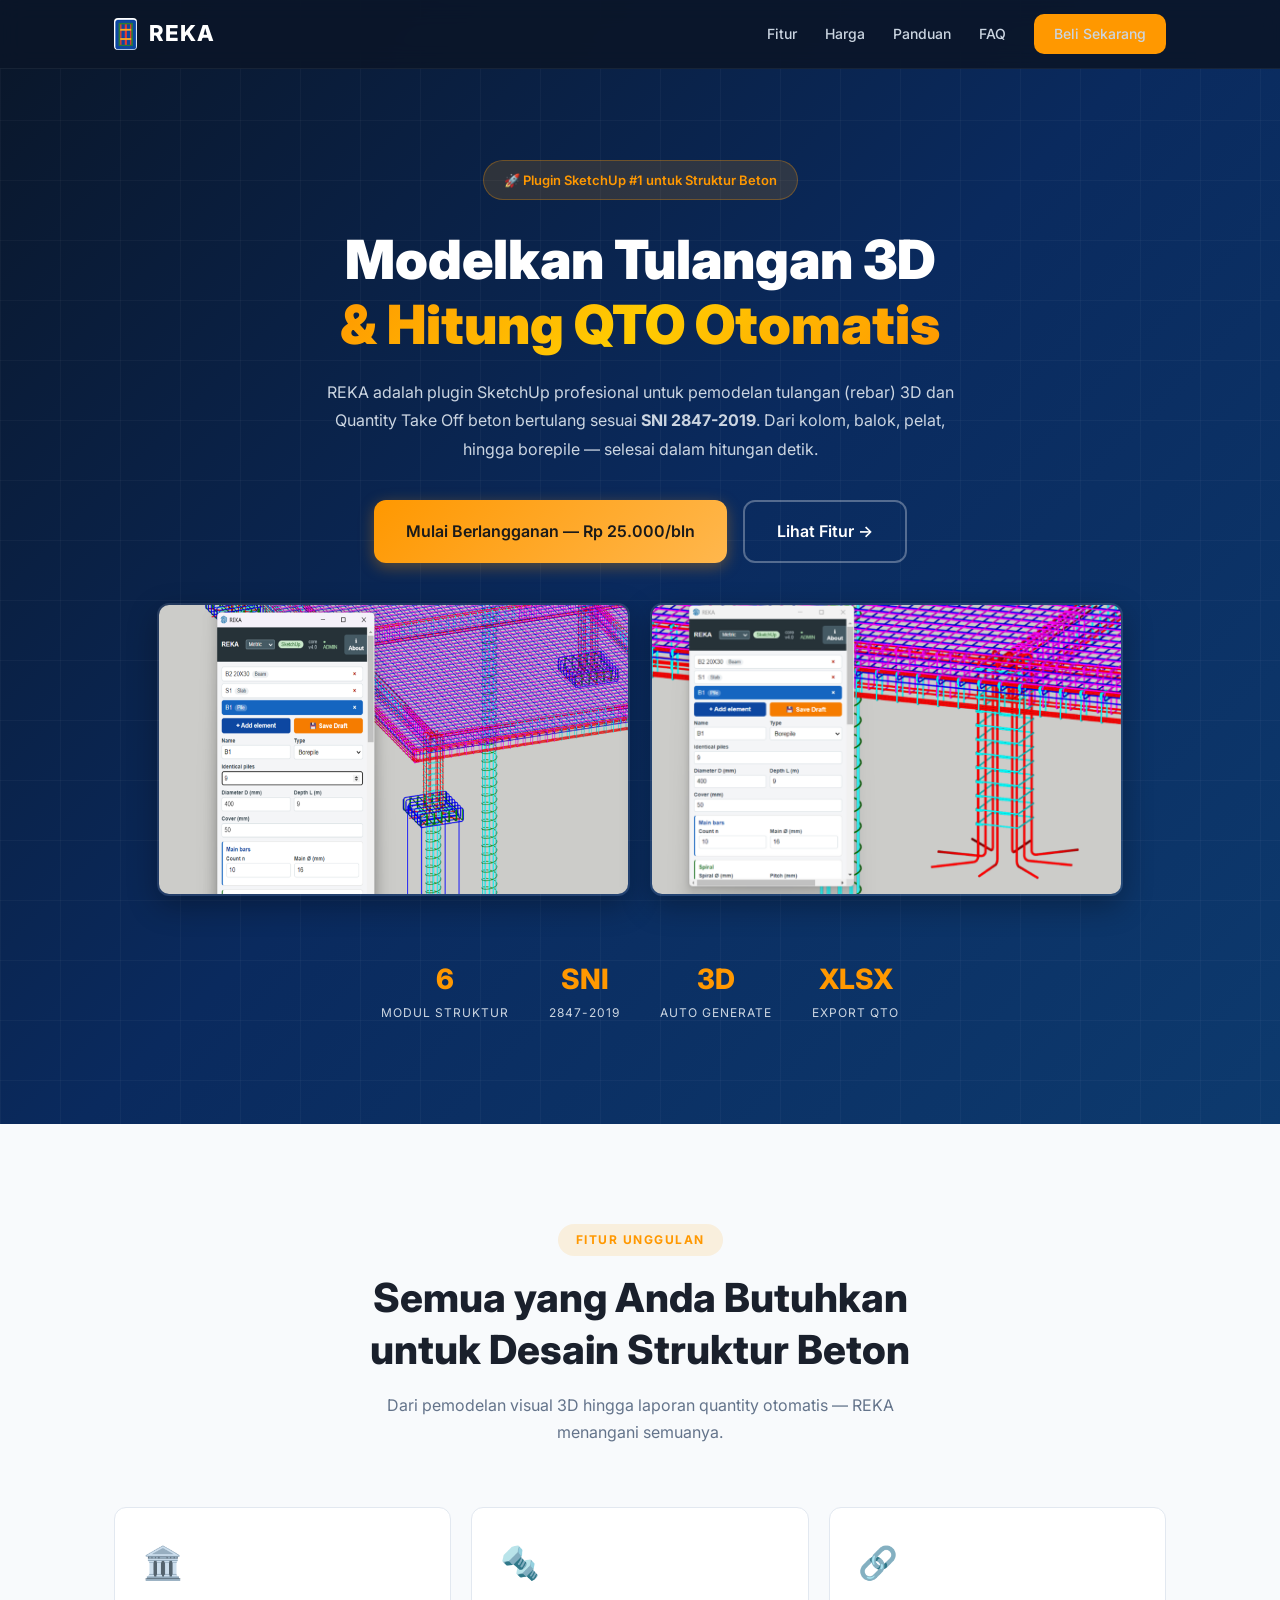
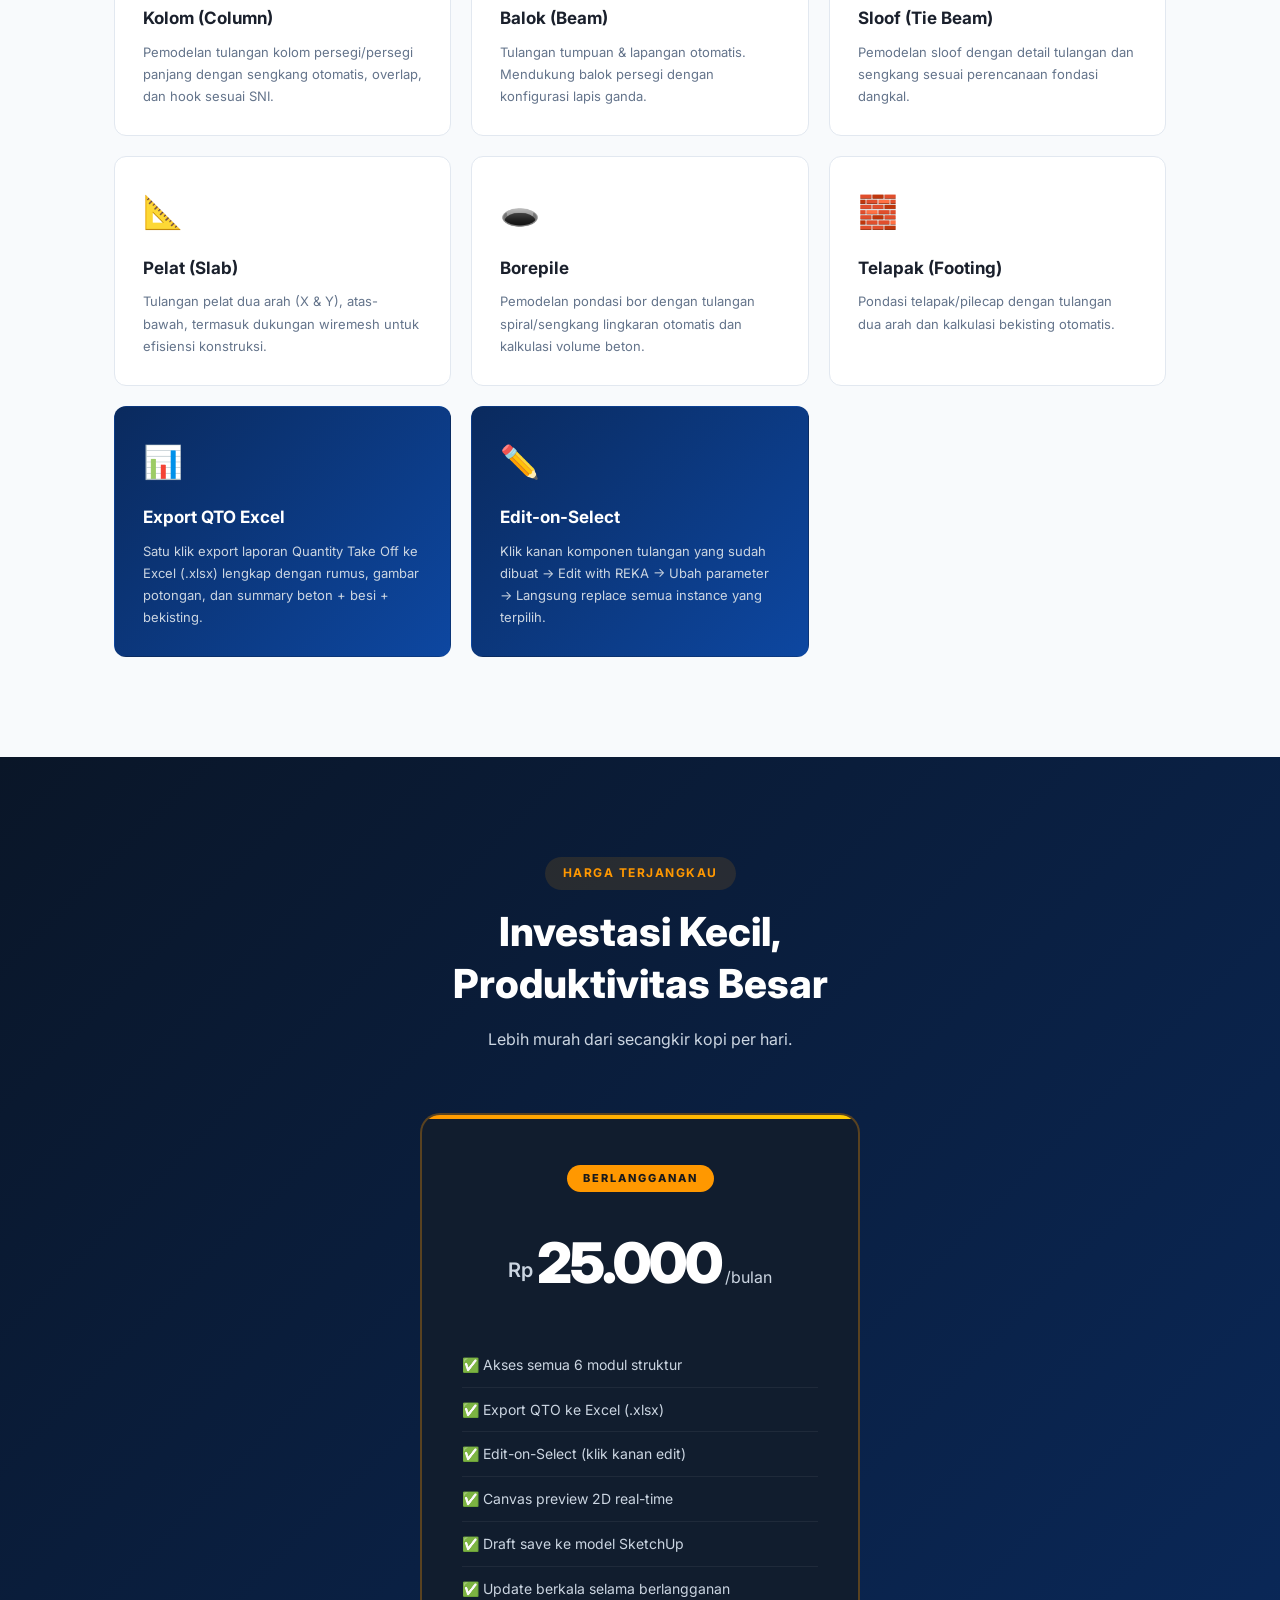
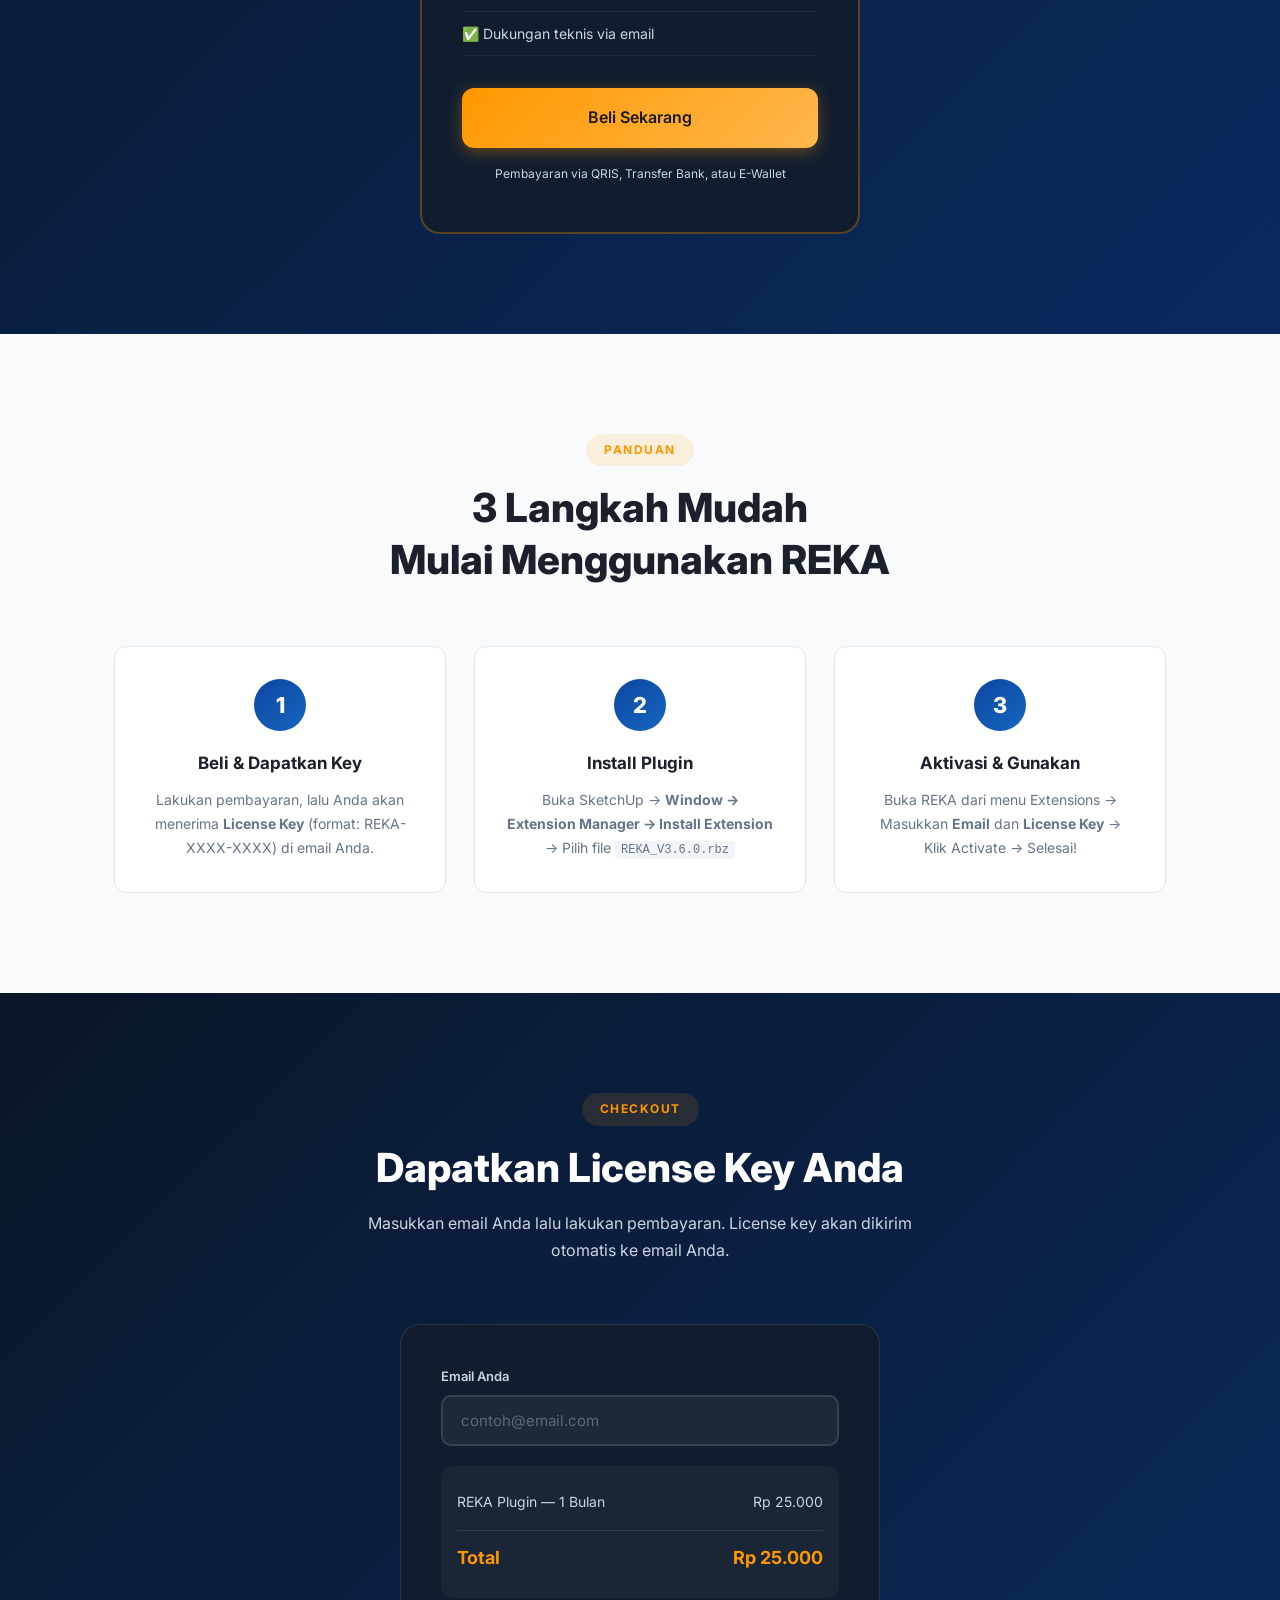
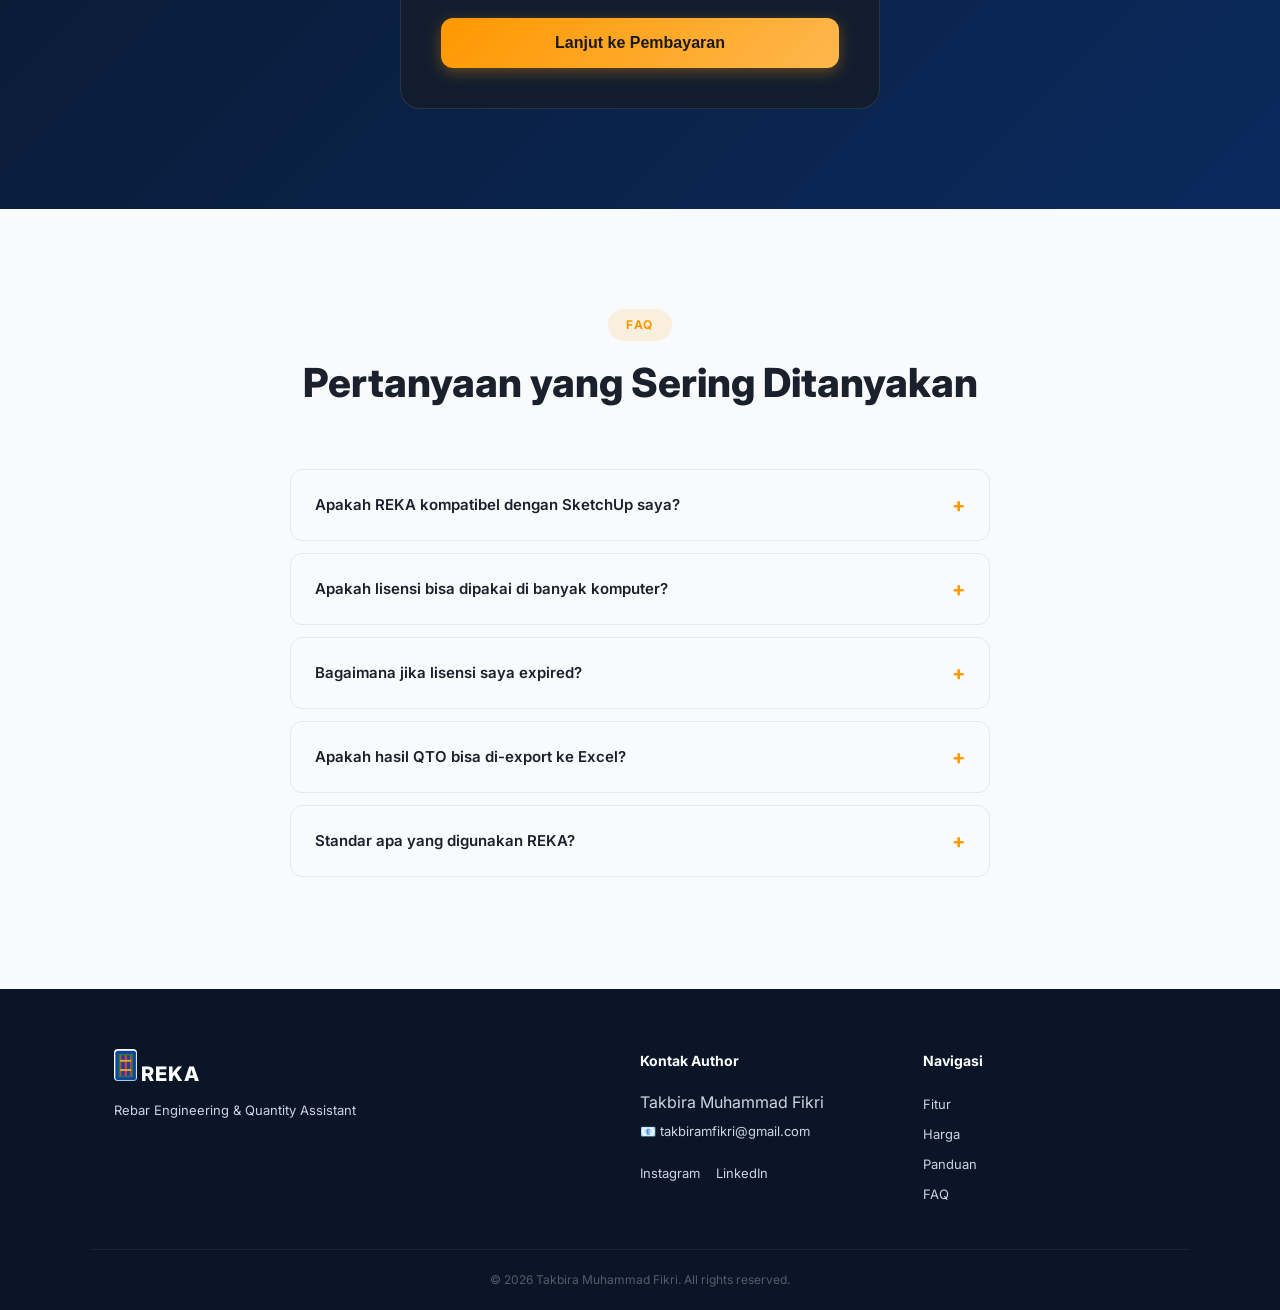
<file: index.html>
<!DOCTYPE html>
<html lang="id">
<head>
  <meta charset="UTF-8">
  <meta name="viewport" content="width=device-width, initial-scale=1.0">
  <title>REKA — Rebar Engineering & Quantity Assistant | Plugin SketchUp</title>
  <meta name="description" content="Plugin SketchUp profesional untuk pemodelan tulangan 3D dan Quantity Take Off (QTO) beton bertulang sesuai SNI 2847-2019. Harga terjangkau Rp 25.000/bulan.">
  <link rel="preconnect" href="https://fonts.googleapis.com">
  <link href="https://fonts.googleapis.com/css2?family=Inter:wght@400;500;600;700;800;900&display=swap" rel="stylesheet">
  <link rel="stylesheet" href="style.css">
</head>
<body>

  <!-- ========== NAVBAR ========== -->
  <nav class="navbar">
    <div class="container nav-content">
      <div class="nav-brand">
        <img src="logo.png" alt="REKA Logo" class="brand-logo">
        <span class="brand-text">REKA</span>
      </div>
      <div class="nav-links">
        <a href="#fitur">Fitur</a>
        <a href="#harga">Harga</a>
        <a href="#cara-pakai">Panduan</a>
        <a href="#faq">FAQ</a>
        <a href="#beli" class="btn btn-nav">Beli Sekarang</a>
      </div>
      <button class="nav-toggle" onclick="document.querySelector('.nav-links').classList.toggle('open')">☰</button>
    </div>
  </nav>

  <!-- ========== HERO ========== -->
  <section class="hero">
    <div class="hero-bg-grid"></div>
    <div class="container hero-content">
      <div class="hero-badge">🚀 Plugin SketchUp #1 untuk Struktur Beton</div>
      <h1>Modelkan Tulangan 3D<br><span class="gradient-text">& Hitung QTO Otomatis</span></h1>
      <p class="hero-desc">REKA adalah plugin SketchUp profesional untuk pemodelan tulangan (rebar) 3D dan Quantity Take Off beton bertulang sesuai <strong>SNI 2847-2019</strong>. Dari kolom, balok, pelat, hingga borepile — selesai dalam hitungan detik.</p>
      <div class="hero-actions">
        <a href="#beli" class="btn btn-primary btn-lg">Mulai Berlangganan — Rp 25.000/bln</a>
        <a href="#fitur" class="btn btn-outline btn-lg">Lihat Fitur →</a>
      </div>
      
      <div class="hero-showcase">
        <img src="preview1.png" alt="Preview REKA 1" class="showcase-img">
        <img src="preview2.png" alt="Preview REKA 2" class="showcase-img">
      </div>

      <div class="hero-stats">
        <div class="stat"><span class="stat-num">6</span><span class="stat-label">Modul Struktur</span></div>
        <div class="stat"><span class="stat-num">SNI</span><span class="stat-label">2847-2019</span></div>
        <div class="stat"><span class="stat-num">3D</span><span class="stat-label">Auto Generate</span></div>
        <div class="stat"><span class="stat-num">XLSX</span><span class="stat-label">Export QTO</span></div>
      </div>
    </div>
  </section>

  <!-- ========== FITUR ========== -->
  <section id="fitur" class="section">
    <div class="container">
      <div class="section-header">
        <span class="section-badge">Fitur Unggulan</span>
        <h2>Semua yang Anda Butuhkan<br>untuk Desain Struktur Beton</h2>
        <p>Dari pemodelan visual 3D hingga laporan quantity otomatis — REKA menangani semuanya.</p>
      </div>
      <div class="features-grid">
        <div class="feature-card">
          <div class="feature-icon">🏛️</div>
          <h3>Kolom (Column)</h3>
          <p>Pemodelan tulangan kolom persegi/persegi panjang dengan sengkang otomatis, overlap, dan hook sesuai SNI.</p>
        </div>
        <div class="feature-card">
          <div class="feature-icon">🔩</div>
          <h3>Balok (Beam)</h3>
          <p>Tulangan tumpuan & lapangan otomatis. Mendukung balok persegi dengan konfigurasi lapis ganda.</p>
        </div>
        <div class="feature-card">
          <div class="feature-icon">🔗</div>
          <h3>Sloof (Tie Beam)</h3>
          <p>Pemodelan sloof dengan detail tulangan dan sengkang sesuai perencanaan fondasi dangkal.</p>
        </div>
        <div class="feature-card">
          <div class="feature-icon">📐</div>
          <h3>Pelat (Slab)</h3>
          <p>Tulangan pelat dua arah (X & Y), atas-bawah, termasuk dukungan wiremesh untuk efisiensi konstruksi.</p>
        </div>
        <div class="feature-card">
          <div class="feature-icon">🕳️</div>
          <h3>Borepile</h3>
          <p>Pemodelan pondasi bor dengan tulangan spiral/sengkang lingkaran otomatis dan kalkulasi volume beton.</p>
        </div>
        <div class="feature-card">
          <div class="feature-icon">🧱</div>
          <h3>Telapak (Footing)</h3>
          <p>Pondasi telapak/pilecap dengan tulangan dua arah dan kalkulasi bekisting otomatis.</p>
        </div>
        <div class="feature-card highlight">
          <div class="feature-icon">📊</div>
          <h3>Export QTO Excel</h3>
          <p>Satu klik export laporan Quantity Take Off ke Excel (.xlsx) lengkap dengan rumus, gambar potongan, dan summary beton + besi + bekisting.</p>
        </div>
        <div class="feature-card highlight">
          <div class="feature-icon">✏️</div>
          <h3>Edit-on-Select</h3>
          <p>Klik kanan komponen tulangan yang sudah dibuat → Edit with REKA → Ubah parameter → Langsung replace semua instance yang terpilih.</p>
        </div>
      </div>
    </div>
  </section>

  <!-- ========== HARGA ========== -->
  <section id="harga" class="section section-dark">
    <div class="container">
      <div class="section-header">
        <span class="section-badge">Harga Terjangkau</span>
        <h2>Investasi Kecil,<br>Produktivitas Besar</h2>
        <p>Lebih murah dari secangkir kopi per hari.</p>
      </div>
      <div class="pricing-card">
        <div class="pricing-badge">BERLANGGANAN</div>
        <div class="pricing-amount">
          <span class="currency">Rp</span>
          <span class="price">25.000</span>
          <span class="period">/bulan</span>
        </div>
        <ul class="pricing-features">
          <li>✅ Akses semua 6 modul struktur</li>
          <li>✅ Export QTO ke Excel (.xlsx)</li>
          <li>✅ Edit-on-Select (klik kanan edit)</li>
          <li>✅ Canvas preview 2D real-time</li>
          <li>✅ Draft save ke model SketchUp</li>
          <li>✅ Update berkala selama berlangganan</li>
          <li>✅ Dukungan teknis via email</li>
        </ul>
        <a href="#beli" class="btn btn-primary btn-lg" style="width:100%;">Beli Sekarang</a>
        <p class="pricing-note">Pembayaran via QRIS, Transfer Bank, atau E-Wallet</p>
      </div>
    </div>
  </section>

  <!-- ========== CARA PAKAI ========== -->
  <section id="cara-pakai" class="section">
    <div class="container">
      <div class="section-header">
        <span class="section-badge">Panduan</span>
        <h2>3 Langkah Mudah<br>Mulai Menggunakan REKA</h2>
      </div>
      <div class="steps-grid">
        <div class="step-card">
          <div class="step-number">1</div>
          <h3>Beli & Dapatkan Key</h3>
          <p>Lakukan pembayaran, lalu Anda akan menerima <strong>License Key</strong> (format: REKA-XXXX-XXXX) di email Anda.</p>
        </div>
        <div class="step-card">
          <div class="step-number">2</div>
          <h3>Install Plugin</h3>
          <p>Buka SketchUp → <strong>Window → Extension Manager → Install Extension</strong> → Pilih file <code>REKA_V3.6.0.rbz</code></p>
        </div>
        <div class="step-card">
          <div class="step-number">3</div>
          <h3>Aktivasi & Gunakan</h3>
          <p>Buka REKA dari menu Extensions → Masukkan <strong>Email</strong> dan <strong>License Key</strong> → Klik Activate → Selesai!</p>
        </div>
      </div>
    </div>
  </section>

  <!-- ========== BELI / CHECKOUT ========== -->
  <section id="beli" class="section section-dark">
    <div class="container">
      <div class="section-header">
        <span class="section-badge">Checkout</span>
        <h2>Dapatkan License Key Anda</h2>
        <p>Masukkan email Anda lalu lakukan pembayaran. License key akan dikirim otomatis ke email Anda.</p>
      </div>
      <div class="checkout-card">
        <form id="checkoutForm" onsubmit="handleCheckout(event)">
          <div class="form-group">
            <label for="buyerEmail">Email Anda</label>
            <input type="email" id="buyerEmail" placeholder="contoh@email.com" required>
          </div>
          <div class="order-summary">
            <div class="order-row"><span>REKA Plugin — 1 Bulan</span><span>Rp 25.000</span></div>
            <div class="order-row total"><span>Total</span><span>Rp 25.000</span></div>
          </div>
          <button type="submit" class="btn btn-primary btn-lg" style="width:100%;" id="btnCheckout">
            Lanjut ke Pembayaran
          </button>
        </form>

        <div id="paymentInfo" style="display:none;">
          <div class="payment-methods">
            <h4>Langkah Selanjutnya:</h4>
            <div class="payment-option">
              <strong>💬 Hubungi Admin via WhatsApp</strong>
              <p>Klik tombol di bawah ini untuk mengirimkan detail pesanan Anda ke WhatsApp Admin. Admin akan memberikan nomor rekening/QRIS untuk pembayaran.</p>
            </div>
            <a href="https://wa.me/62XXXXXXXXXXX?text=Halo,%20saya%20ingin%20membeli%20lisensi%20REKA%20Plugin%20(Rp%2025.000/bulan).%20Email:%20" 
               class="btn btn-whatsapp btn-lg" style="width:100%;" target="_blank" id="waLink">
              💬 Lanjutkan ke WhatsApp
            </a>
            <p class="payment-note">Setelah Anda melakukan pembayaran, Admin akan membuatkan License Key dan mengirimkannya kepada Anda.</p>
          </div>
        </div>
      </div>
    </div>
  </section>

  <!-- ========== FAQ ========== -->
  <section id="faq" class="section">
    <div class="container">
      <div class="section-header">
        <span class="section-badge">FAQ</span>
        <h2>Pertanyaan yang Sering Ditanyakan</h2>
      </div>
      <div class="faq-list">
        <div class="faq-item" onclick="this.classList.toggle('open')">
          <div class="faq-q">Apakah REKA kompatibel dengan SketchUp saya?</div>
          <div class="faq-a">REKA kompatibel dengan SketchUp 2017 hingga 2025 (Windows & macOS). Untuk versi lebih lama (2010-2016), tersedia mode fallback dengan fitur terbatas.</div>
        </div>
        <div class="faq-item" onclick="this.classList.toggle('open')">
          <div class="faq-q">Apakah lisensi bisa dipakai di banyak komputer?</div>
          <div class="faq-a">Satu lisensi terikat pada satu komputer (machine binding). Jika Anda ingin memindahkan lisensi ke komputer lain, hubungi author untuk proses transfer.</div>
        </div>
        <div class="faq-item" onclick="this.classList.toggle('open')">
          <div class="faq-q">Bagaimana jika lisensi saya expired?</div>
          <div class="faq-a">Setelah 30 hari, plugin akan meminta Anda untuk memperpanjang langganan. Model 3D yang sudah dibuat tetap ada di SketchUp file Anda, namun Anda tidak bisa membuat tulangan baru hingga lisensi diperbarui.</div>
        </div>
        <div class="faq-item" onclick="this.classList.toggle('open')">
          <div class="faq-q">Apakah hasil QTO bisa di-export ke Excel?</div>
          <div class="faq-a">Ya! REKA mendukung export laporan Quantity Take Off ke format Excel (.xlsx) lengkap dengan rumus, gambar potongan penampang, dan summary total beton, besi, dan bekisting.</div>
        </div>
        <div class="faq-item" onclick="this.classList.toggle('open')">
          <div class="faq-q">Standar apa yang digunakan REKA?</div>
          <div class="faq-a">REKA mengacu pada SNI 2847-2019 (Persyaratan Beton Struktural untuk Bangunan Gedung) untuk perhitungan rasio tulangan, panjang penyaluran, dan detail penulangan lainnya.</div>
        </div>
      </div>
    </div>
  </section>

  <!-- ========== FOOTER ========== -->
  <footer class="footer">
    <div class="container footer-content">
      <div class="footer-brand">
        <img src="logo.png" alt="REKA Logo" class="brand-logo">
        <span class="brand-text">REKA</span>
        <p>Rebar Engineering & Quantity Assistant</p>
      </div>
      <div class="footer-links">
        <h4>Kontak Author</h4>
        <p>Takbira Muhammad Fikri</p>
        <a href="mailto:takbiramfikri@gmail.com">📧 takbiramfikri@gmail.com</a>
        <div class="footer-social">
          <a href="https://www.instagram.com/takbiramf" target="_blank">Instagram</a>
          <a href="https://id.linkedin.com/in/takbira-muhammad-fikri-309174395" target="_blank">LinkedIn</a>
        </div>
      </div>
      <div class="footer-links">
        <h4>Navigasi</h4>
        <a href="#fitur">Fitur</a>
        <a href="#harga">Harga</a>
        <a href="#cara-pakai">Panduan</a>
        <a href="#faq">FAQ</a>
      </div>
    </div>
    <div class="footer-bottom">
      <p>&copy; 2026 Takbira Muhammad Fikri. All rights reserved.</p>
    </div>
  </footer>

  <script src="app.js"></script>
</body>
</html>
</file>
<file: style.css>
/* ============================================
   REKA Landing Page — Premium Stylesheet
   ============================================ */

/* ── Variables ── */
:root {
  --primary: #0d47a1;
  --primary-light: #1565c0;
  --primary-dark: #0a2a5e;
  --accent: #ff9800;
  --accent-hover: #f57c00;
  --bg-dark: #0a1628;
  --bg-dark-card: #111d2e;
  --bg-light: #f8fafc;
  --bg-white: #ffffff;
  --text-primary: #1a202c;
  --text-secondary: #64748b;
  --text-light: #cbd5e1;
  --text-white: #ffffff;
  --border: #e2e8f0;
  --shadow: 0 4px 20px rgba(0,0,0,0.08);
  --shadow-lg: 0 10px 40px rgba(0,0,0,0.12);
  --radius: 12px;
  --radius-lg: 20px;
  --transition: 0.3s ease;
}

/* ── Reset & Base ── */
*, *::before, *::after { box-sizing: border-box; margin: 0; padding: 0; }

html { scroll-behavior: smooth; }

body {
  font-family: 'Inter', -apple-system, BlinkMacSystemFont, sans-serif;
  color: var(--text-primary);
  background: var(--bg-light);
  line-height: 1.7;
  overflow-x: hidden;
}

.container {
  max-width: 1100px;
  margin: 0 auto;
  padding: 0 24px;
}

a { text-decoration: none; color: inherit; }
img { max-width: 100%; }

/* ── Buttons ── */
.btn {
  display: inline-flex;
  align-items: center;
  justify-content: center;
  gap: 8px;
  padding: 12px 24px;
  border-radius: 10px;
  font-weight: 600;
  font-size: 14px;
  border: none;
  cursor: pointer;
  transition: var(--transition);
  text-align: center;
}

.btn-primary {
  background: linear-gradient(135deg, var(--accent), #ffb74d);
  color: #1a1a1a;
  box-shadow: 0 4px 15px rgba(255,152,0,0.35);
}
.btn-primary:hover {
  transform: translateY(-2px);
  box-shadow: 0 6px 25px rgba(255,152,0,0.45);
}

.btn-outline {
  background: transparent;
  color: var(--text-white);
  border: 2px solid rgba(255,255,255,0.3);
}
.btn-outline:hover {
  background: rgba(255,255,255,0.1);
  border-color: rgba(255,255,255,0.6);
}

.btn-nav {
  background: var(--accent);
  color: #1a1a1a;
  padding: 8px 20px;
  font-size: 13px;
}
.btn-nav:hover { background: var(--accent-hover); color: white; }

.btn-lg { padding: 16px 32px; font-size: 16px; border-radius: 12px; }

.btn-whatsapp {
  background: #25d366;
  color: white !important;
  font-size: 16px;
}
.btn-whatsapp:hover {
  background: #1ebe5d;
  transform: translateY(-2px);
}

/* ── Navbar ── */
.navbar {
  position: fixed;
  top: 0; left: 0; right: 0;
  z-index: 100;
  background: rgba(10, 22, 40, 0.9);
  backdrop-filter: blur(12px);
  border-bottom: 1px solid rgba(255,255,255,0.06);
  padding: 14px 0;
}

.nav-content {
  display: flex;
  align-items: center;
  justify-content: space-between;
}

.nav-brand {
  display: flex;
  align-items: center;
  gap: 12px;
}
.brand-logo { 
  height: 32px; 
  width: auto;
  border-radius: 4px;
}
.brand-text {
  font-size: 22px;
  font-weight: 800;
  color: var(--text-white);
  letter-spacing: 1px;
}

.nav-links {
  display: flex;
  align-items: center;
  gap: 28px;
}
.nav-links a {
  color: var(--text-light);
  font-size: 14px;
  font-weight: 500;
  transition: var(--transition);
}
.nav-links a:hover { color: var(--accent); }

.nav-toggle {
  display: none;
  background: none;
  border: none;
  color: white;
  font-size: 24px;
  cursor: pointer;
}

/* ── Hero ── */
.hero {
  position: relative;
  background: linear-gradient(135deg, var(--bg-dark) 0%, var(--primary-dark) 50%, #0d3a6e 100%);
  padding: 160px 0 100px;
  overflow: hidden;
}

.hero-bg-grid {
  position: absolute;
  inset: 0;
  background-image:
    linear-gradient(rgba(255,255,255,0.03) 1px, transparent 1px),
    linear-gradient(90deg, rgba(255,255,255,0.03) 1px, transparent 1px);
  background-size: 60px 60px;
  animation: gridMove 20s linear infinite;
}
@keyframes gridMove {
  0% { transform: translateY(0); }
  100% { transform: translateY(60px); }
}

.hero-content {
  position: relative;
  text-align: center;
}

.hero-badge {
  display: inline-block;
  background: rgba(255,152,0,0.15);
  border: 1px solid rgba(255,152,0,0.3);
  color: var(--accent);
  padding: 8px 20px;
  border-radius: 50px;
  font-size: 13px;
  font-weight: 600;
  margin-bottom: 28px;
}

.hero h1 {
  font-size: clamp(32px, 5vw, 54px);
  font-weight: 900;
  color: var(--text-white);
  line-height: 1.2;
  margin-bottom: 20px;
}

.gradient-text {
  background: linear-gradient(135deg, var(--accent), #ffcc02, #ff9800);
  -webkit-background-clip: text;
  -webkit-text-fill-color: transparent;
  background-clip: text;
}

.hero-desc {
  max-width: 650px;
  margin: 0 auto 36px;
  color: var(--text-light);
  font-size: 16px;
  line-height: 1.8;
}

.hero-actions {
  display: flex;
  gap: 16px;
  justify-content: center;
  flex-wrap: wrap;
  margin-bottom: 40px;
}

.hero-showcase {
  display: flex;
  justify-content: center;
  gap: 20px;
  margin-bottom: 60px;
  flex-wrap: wrap;
}
.showcase-img {
  max-width: 45%;
  border-radius: 12px;
  box-shadow: 0 10px 30px rgba(0,0,0,0.3);
  border: 2px solid rgba(255,255,255,0.1);
  transition: var(--transition);
}
.showcase-img:hover {
  transform: translateY(-5px) scale(1.02);
  border-color: var(--accent);
}

.hero-stats {
  display: flex;
  justify-content: center;
  gap: 40px;
  flex-wrap: wrap;
}
.stat {
  display: flex;
  flex-direction: column;
  align-items: center;
}
.stat-num {
  font-size: 28px;
  font-weight: 800;
  color: var(--accent);
}
.stat-label {
  font-size: 12px;
  color: var(--text-light);
  text-transform: uppercase;
  letter-spacing: 1px;
}

/* ── Sections ── */
.section {
  padding: 100px 0;
}
.section-dark {
  background: linear-gradient(135deg, var(--bg-dark) 0%, var(--primary-dark) 100%);
  color: var(--text-white);
}

.section-header {
  text-align: center;
  margin-bottom: 60px;
}
.section-badge {
  display: inline-block;
  background: rgba(255,152,0,0.12);
  color: var(--accent);
  padding: 6px 18px;
  border-radius: 50px;
  font-size: 12px;
  font-weight: 700;
  text-transform: uppercase;
  letter-spacing: 1.5px;
  margin-bottom: 16px;
}
.section-header h2 {
  font-size: clamp(26px, 4vw, 40px);
  font-weight: 800;
  line-height: 1.3;
  margin-bottom: 16px;
}
.section-header p {
  color: var(--text-secondary);
  font-size: 16px;
  max-width: 550px;
  margin: 0 auto;
}
.section-dark .section-header p { color: var(--text-light); }

/* ── Features Grid ── */
.features-grid {
  display: grid;
  grid-template-columns: repeat(auto-fill, minmax(250px, 1fr));
  gap: 20px;
}
.feature-card {
  background: var(--bg-white);
  padding: 28px;
  border-radius: var(--radius);
  border: 1px solid var(--border);
  transition: var(--transition);
}
.feature-card:hover {
  transform: translateY(-4px);
  box-shadow: var(--shadow-lg);
  border-color: var(--accent);
}
.feature-card.highlight {
  background: linear-gradient(135deg, var(--primary-dark), var(--primary));
  color: var(--text-white);
  border-color: transparent;
}
.feature-card.highlight p { color: var(--text-light); }
.feature-icon {
  font-size: 32px;
  margin-bottom: 14px;
}
.feature-card h3 {
  font-size: 17px;
  font-weight: 700;
  margin-bottom: 8px;
}
.feature-card p {
  font-size: 13px;
  color: var(--text-secondary);
  line-height: 1.7;
}

/* ── Pricing ── */
.pricing-card {
  background: var(--bg-dark-card);
  border: 2px solid rgba(255,152,0,0.3);
  border-radius: var(--radius-lg);
  padding: 48px 40px;
  max-width: 440px;
  margin: 0 auto;
  text-align: center;
  position: relative;
  overflow: hidden;
}
.pricing-card::before {
  content: '';
  position: absolute;
  top: 0; left: 0; right: 0;
  height: 4px;
  background: linear-gradient(90deg, var(--accent), #ffcc02);
}
.pricing-badge {
  display: inline-block;
  background: var(--accent);
  color: #1a1a1a;
  font-size: 11px;
  font-weight: 800;
  padding: 4px 16px;
  border-radius: 50px;
  letter-spacing: 2px;
  margin-bottom: 24px;
}
.pricing-amount {
  margin-bottom: 32px;
}
.currency {
  font-size: 20px;
  font-weight: 600;
  color: var(--text-light);
  vertical-align: super;
}
.price {
  font-size: 56px;
  font-weight: 900;
  color: var(--text-white);
  letter-spacing: -2px;
}
.period {
  font-size: 16px;
  color: var(--text-light);
}
.pricing-features {
  list-style: none;
  text-align: left;
  margin-bottom: 32px;
}
.pricing-features li {
  padding: 10px 0;
  border-bottom: 1px solid rgba(255,255,255,0.06);
  font-size: 14px;
  color: var(--text-light);
}
.pricing-note {
  margin-top: 16px;
  font-size: 12px;
  color: var(--text-light);
}

/* ── Steps ── */
.steps-grid {
  display: grid;
  grid-template-columns: repeat(auto-fit, minmax(280px, 1fr));
  gap: 28px;
}
.step-card {
  background: var(--bg-white);
  padding: 32px;
  border-radius: var(--radius);
  border: 1px solid var(--border);
  text-align: center;
  transition: var(--transition);
}
.step-card:hover {
  transform: translateY(-4px);
  box-shadow: var(--shadow-lg);
}
.step-number {
  width: 52px; height: 52px;
  background: linear-gradient(135deg, var(--primary), var(--primary-light));
  color: white;
  font-size: 22px;
  font-weight: 800;
  border-radius: 50%;
  display: flex;
  align-items: center;
  justify-content: center;
  margin: 0 auto 18px;
}
.step-card h3 {
  font-size: 17px;
  margin-bottom: 10px;
}
.step-card p {
  font-size: 14px;
  color: var(--text-secondary);
}
.step-card code {
  background: #f1f5f9;
  padding: 2px 6px;
  border-radius: 4px;
  font-size: 12px;
}

/* ── Checkout ── */
.checkout-card {
  background: var(--bg-dark-card);
  border: 1px solid rgba(255,255,255,0.1);
  border-radius: var(--radius-lg);
  padding: 40px;
  max-width: 480px;
  margin: 0 auto;
}
.form-group {
  margin-bottom: 20px;
}
.form-group label {
  display: block;
  font-size: 13px;
  font-weight: 600;
  margin-bottom: 8px;
  color: var(--text-light);
}
.form-group input {
  width: 100%;
  padding: 14px 18px;
  border: 2px solid rgba(255,255,255,0.12);
  border-radius: 10px;
  background: rgba(255,255,255,0.05);
  color: white;
  font-size: 15px;
  font-family: inherit;
  outline: none;
  transition: var(--transition);
}
.form-group input:focus {
  border-color: var(--accent);
  background: rgba(255,255,255,0.08);
}
.form-group input::placeholder { color: rgba(255,255,255,0.3); }

.order-summary {
  background: rgba(255,255,255,0.04);
  border-radius: 10px;
  padding: 16px;
  margin-bottom: 20px;
}
.order-row {
  display: flex;
  justify-content: space-between;
  padding: 8px 0;
  font-size: 14px;
  color: var(--text-light);
}
.order-row.total {
  border-top: 1px solid rgba(255,255,255,0.1);
  margin-top: 8px;
  padding-top: 12px;
  font-weight: 700;
  font-size: 18px;
  color: var(--accent);
}

/* ── Payment Info ── */
.payment-methods {
  margin-top: 24px;
}
.payment-methods h4 {
  font-size: 15px;
  margin-bottom: 16px;
  color: var(--text-light);
}
.payment-option {
  background: rgba(255,255,255,0.04);
  border: 1px solid rgba(255,255,255,0.08);
  border-radius: 10px;
  padding: 16px;
  margin-bottom: 12px;
}
.payment-option strong { color: var(--text-white); font-size: 14px; }
.payment-option p { color: var(--text-light); font-size: 13px; margin-top: 4px; }
.payment-divider {
  text-align: center;
  color: var(--text-light);
  font-size: 13px;
  margin: 16px 0;
  position: relative;
}
.payment-divider::before, .payment-divider::after {
  content: '';
  position: absolute;
  top: 50%;
  width: 40%;
  height: 1px;
  background: rgba(255,255,255,0.1);
}
.payment-divider::before { left: 0; }
.payment-divider::after { right: 0; }
.payment-note {
  text-align: center;
  font-size: 12px;
  color: var(--text-light);
  margin-top: 16px;
}

/* ── FAQ ── */
.faq-list {
  max-width: 700px;
  margin: 0 auto;
}
.faq-item {
  border: 1px solid var(--border);
  border-radius: var(--radius);
  margin-bottom: 12px;
  overflow: hidden;
  cursor: pointer;
  transition: var(--transition);
}
.faq-item:hover { border-color: var(--primary-light); }
.faq-q {
  padding: 18px 24px;
  font-weight: 600;
  font-size: 15px;
  display: flex;
  justify-content: space-between;
  align-items: center;
}
.faq-q::after {
  content: '+';
  font-size: 20px;
  color: var(--accent);
  font-weight: 700;
  transition: var(--transition);
}
.faq-item.open .faq-q::after {
  content: '−';
}
.faq-a {
  max-height: 0;
  overflow: hidden;
  padding: 0 24px;
  font-size: 14px;
  color: var(--text-secondary);
  line-height: 1.8;
  transition: max-height 0.3s ease, padding 0.3s ease;
}
.faq-item.open .faq-a {
  max-height: 200px;
  padding: 0 24px 18px;
}

/* ── Footer ── */
.footer {
  background: var(--bg-dark);
  padding: 60px 0 0;
  color: var(--text-light);
}
.footer-content {
  display: grid;
  grid-template-columns: 2fr 1fr 1fr;
  gap: 40px;
  padding-bottom: 40px;
  border-bottom: 1px solid rgba(255,255,255,0.06);
}
.footer-brand .brand-text { font-size: 20px; }
.footer-brand p { font-size: 13px; margin-top: 8px; color: var(--text-light); }
.footer-links h4 {
  font-size: 14px;
  font-weight: 700;
  color: var(--text-white);
  margin-bottom: 16px;
}
.footer-links a {
  display: block;
  font-size: 13px;
  color: var(--text-light);
  padding: 4px 0;
  transition: var(--transition);
}
.footer-links a:hover { color: var(--accent); }
.footer-social {
  display: flex;
  gap: 16px;
  margin-top: 12px;
}
.footer-bottom {
  text-align: center;
  padding: 20px;
  font-size: 12px;
  color: rgba(255,255,255,0.3);
}

/* ── Responsive ── */
@media (max-width: 768px) {
  .nav-links { 
    display: none;
    position: absolute;
    top: 100%;
    left: 0; right: 0;
    background: rgba(10, 22, 40, 0.98);
    flex-direction: column;
    padding: 20px;
    gap: 16px;
  }
  .nav-links.open { display: flex; }
  .nav-toggle { display: block; }
  
  .hero { padding: 120px 0 70px; }
  .hero-stats { gap: 24px; }
  .stat-num { font-size: 22px; }
  
  .features-grid { grid-template-columns: 1fr; }
  .pricing-card { padding: 32px 24px; }
  .price { font-size: 44px; }
  
  .checkout-card { padding: 24px; }
  .footer-content { grid-template-columns: 1fr; gap: 28px; }
}
</file>
